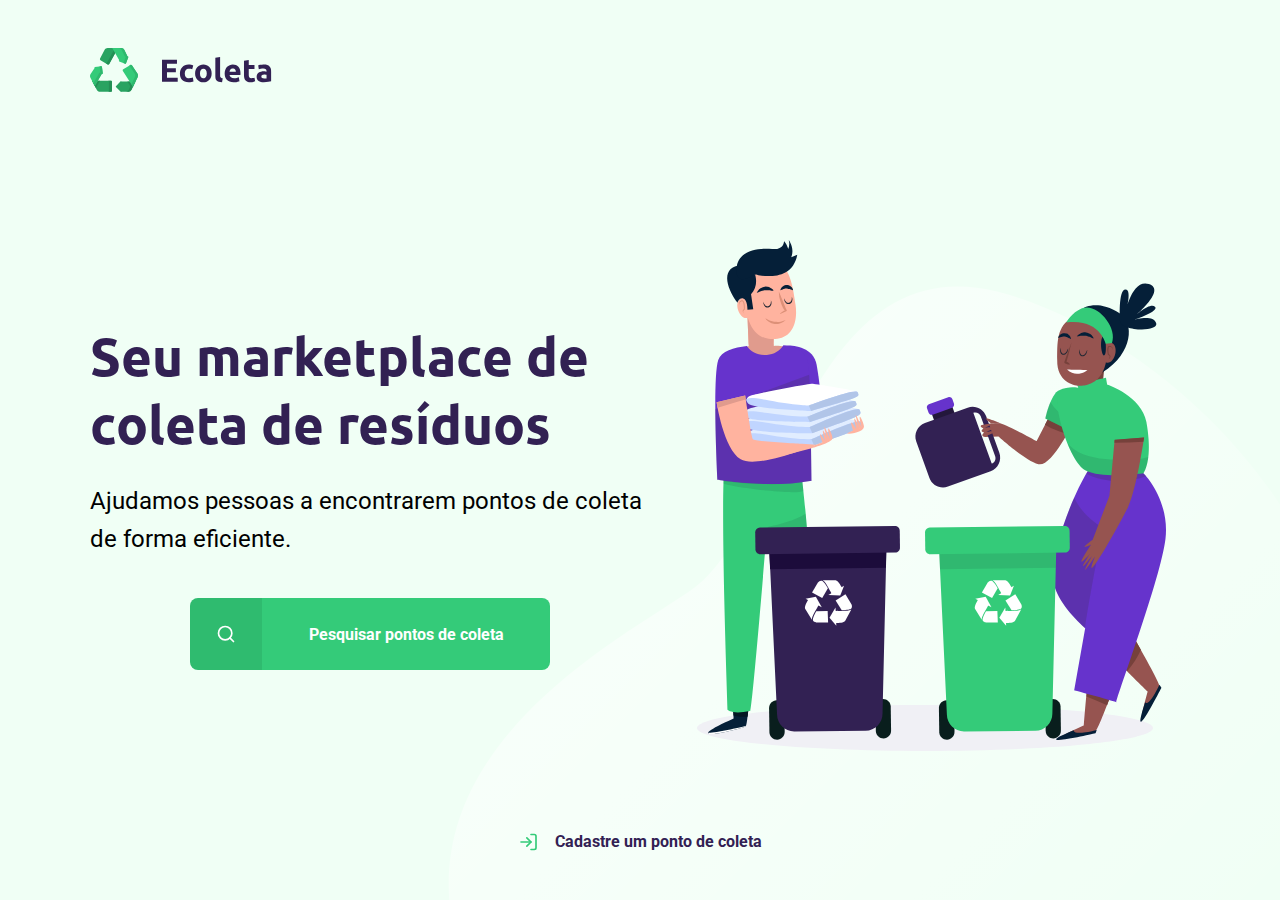
<file: index.html>
<!DOCTYPE html>
<html lang="pt_br">

<!--INÍCIO DA MINHA HEAD-->
<head>
   <meta charset="UTF-8">
   <meta name="viewport" content="width=device-width, initial-scale=1.0">
   <title>Ecoleta</title>

   <!--Chamando a fonte ROBO E UBUNTU ao mesmo tempo-->
   <link rel="stylesheet" href="https://fonts.googleapis.com/css2?family=Roboto:wght@700&family=Ubuntu:wght@700&display=swap" rel="stylesheet">

   <!--AQUI COMEÇA O CSS-->
   <link rel="stylesheet" href="./styles/main.css">
   <link rel="stylesheet" href="./styles/home.css">
   <link rel="stylesheet" href="./styles/responsive.css">

</head>



<body>

   <div id= "page-home">

      <!--ABERTURA DA DIV COM TDS ELEMENTOS DE TEXTO-->
      <!--Estou dando uma classificação para minha div, endereço-->
      <div class="content">

         <header>
         
         <!--CRIEI CLASSE RED PARA h3 e h1-->
         <img src="./extras-aula-1/icones/logo.svg" alt="logomarca">
         <!--Marcação de link, quando eu clico me leva à algum endereço-->
         <a href="./styles/creat-point.html">
            <span></span>
            Cadastre um ponto de coleta
         </a>

         </header>

         <main>
            
            <h1>Seu marketplace de coleta de resíduos</h1>

            <p>Ajudamos pessoas a encontrarem pontos de coleta de forma eficiente.</p>
         
            <a href="#">
               <span></span>
               <strong>Pesquisar pontos de coleta</strong>
            </a>
         </main>
      
      </div>
      
   </div>
 
   

</body>
</html>
</file>
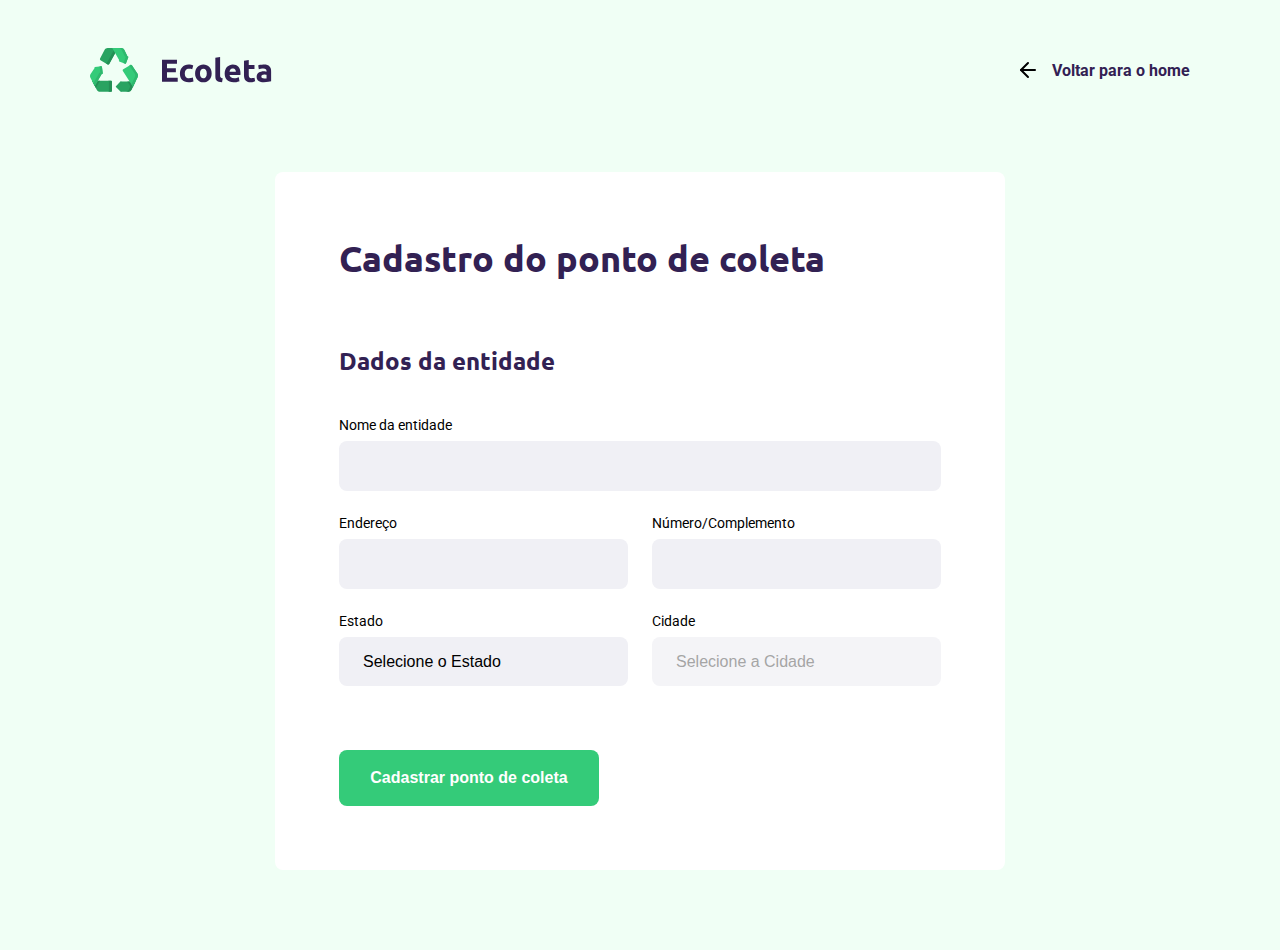
<file: styles/creat-point.html>
<html lang="pt_br">

<!--INÍCIO DA MINHA HEAD-->
<head>
   <meta charset="UTF-8">
   <meta name="viewport" content="width=device-width, initial-scale=1.0">
   <title>Criar um ponto de coleta</title>

   <!--Chamando a fonte ROBO E UBUNTU ao mesmo tempo-->
   <link rel="stylesheet" href="https://fonts.googleapis.com/css2?family=Roboto:wght@700&family=Ubuntu:wght@700&display=swap" rel="stylesheet">

   <!--AQUI COMEÇA O CSS-->
   <link rel="stylesheet" href="./main.css">
   <link rel="stylesheet" href="./creat-point.css">
   <link rel="stylesheet" href="./responsive.css">

</head>



<body>

   <div id= "page-creat-point">
         <header>
         
         <img src="../extras-aula-1/icones/logo.svg" alt="logomarca">
         <!--Marcação de link, quando eu clico me leva à algum endereço-->
         <a href="https://suyannesara.github.io/Ecoleta-NLW1/">
            <span></span>
            Voltar para o home
         </a>

         </header>

         <form action="">
             <h1>Cadastro do ponto de coleta</h1>

             <!--agrupar vários campos-->
             <fieldset>
                 <legend>
                     <h2>Dados da entidade</h2>

                 </legend>

                 <div class="field">
                     <label for="name"> Nome da entidade</label>

                     <input type="text"name = "name">
                 </div>

                 <div class="field-group">
                     <div class="field">
                         <label for="address">Endereço</label>
                         <input type="text" name= "address">
                     </div>

                     <div class="field">
                         <label for="address2">Número/Complemento</label>
                         <input type="text"name="address2">
                     </div>
                 </div>

                 
            <div class="field-group">
                <div class="field">
                    <label for="state">Estado</label>
                    <select name="uf">
                        <option value="">Selecione o Estado</option>
                       
                    </select>
                </div>

                <div class="field">
                    <label for="city">Cidade</label>
                    <select name="city" disabled>
                        <option value="">Selecione a Cidade</option>
                    </select>
                </div>
            </div>
                


             <!--ENVIO DO FORMULÁRIO-->
             <button type ="submit">Cadastrar ponto de coleta</button>


         </form>

   </div>
 
   
<script src="/styles/creat-point.js"></script>
</body>
</html>
</file>
<file: styles/main.css>
/*root cria variáveis para referenciar elementos*/
 :root{
    --title-color: #322153;
    --primary-color: #34cb79;
 }

 *{
    margin: 0;
    padding: 0;
    /*Otamanho da caixa é até a bordaaaa, tamanho da ciaxa*/
    box-sizing: border-box;

 }
 
 /*USANDO O 1 SELETOR NO CSS*/
 html{
    /*Mudando a fonte do meu html*/
    font-family: 'Roboto', sans-serif;
 }

 body{
    background: #f0fff5;
    -webkit-font-smoothing: antialiased;
 }

 a{ 
   text-decoration: none;
 }

 h1, h2, h3, h4 , h5{
    font-family: "Ubuntu" , sans-serif;
    color: var(--title-color);
 }
</file>
<file: styles/home.css>
#page-home{
   
    height: 100vh ; /*Medida vh view port height é dinâmico*/
    background: url("../extras-aula-1/icones/home-background.svg") no-repeat;
    background-position: 35vw bottom;
  }
  
  #page-home .content{
     
     display: flex;
     flex-direction: column;
     height: 100%;
     /*Cuidando da largura*/
     width: 90%;
     max-width: 1100px;
     /*Criando margem automática*/
     margin: 0 auto
 
  }
 
  #page-home header{
 
    margin-top: 48px;
    /*a propriedade flex de um display coloca as box uma do lado da outra
    A caixa header está toda em uma única linha*/
    display: flex;
    /*Alinhando os elementos na linha*/
    align-items: center;
    /*O space coloca um espaço entre os elementos da header*/
    justify-content: space-between;
 
 }
 
 #page-home header a{
    display: flex;
 
    color: var(--title-color);
    font-weight: 700;
 
 }
 
 #page-home header a span{
 
    margin-right: 16px;
    display: flex;
 
    background-image: url(../extras-aula-1/icones/log-in.svg);
    
    width: 20px;
    height: 20px;
 }
 
 
 #page-home main{
    max-width: 560px;
    /*O display se torna flex, na mesma linha. Mas nós mudados a direação
    dele, e agora ele está em colunas. Por isso ao justificar ao centro
    ele cria um espaçamento de um jeito diferente...*/
    display: flex;
    flex: 1;
    flex-direction: column;
    justify-content: center;
 }
 
 #page-home main h1{
    font-size: 53px;
 }
 
 #page-home main p{
    font-size: 24px;
    /*Altura da linha do texto, espaçamento diferente*/
    line-height: 38px;
    margin-top: 24px;
 }
 
 #page-home main a{
    width: 100%;
    max-width: 360px;
    height: 72px;
 
    border-radius: 8px ;
 
    display: flex;
    align-items: center;
 
    margin-top: 40px;
 
    background-color: var(--primary-color);
 
    /*Aplicação de uma transição, deixa tudo mais suave:*/
    transition: 400ms;
    
 }
 
 #page-home main a:hover{
    background-color: #2fb86e;
 
 }
 
 #page-home main a span{
 
    width: 72px;
    height: 72px;
 
    border-top-left-radius: 8px;
    border-bottom-left-radius: 8px;
 
    background-color: rgba(0,0,0, 0.08);
 
    display: flex;
    align-items: center;
    justify-content: center;
 
 }
 
 #page-home main a span::after{
 
    content:"";
    background-image: url(../extras-aula-1/icones/search.svg);
 
    width: 20px;
    height: 20px;
 
 }
 
 #page-home main a strong{
    flex:1;
    color: white;
 
    text-align: center;
 }
</file>
<file: styles/responsive.css>
/*RESPONSIVIDADE É DEIXAR O APP ADAPTÁVEL A QUALQUEL SITUAÇÃO*/
@media (max-width: 900px){
    #page-home{
       background-position-x: 70vw;
    }
    #page-home .content{
       align-items: center;
       text-align: center;
    }
 }
 
 #page-home header a{
    position: absolute;
    bottom: 48px;
 
    left: 50%;
    transform: translateX(-50%);
 }
 
 #page-home main{
    align-items: center;
 }

 @media (min-width: 1700px){
     #page-home{
         background-position-x: 40vw;
     }
 }

 @media (max-height:760px){
     #page-home{
         background-position-y: 200px ;
     }
 }
</file>
<file: styles/creat-point.css>
#page-creat-point{
    width: 90%;
    max-width: 1100px;

    /*Alinhamento de caixa pelo lado de fora da caixa*/
    margin: 0 auto;
}

#page-creat-point header{
    margin-top: 48px;
    display: flex;
    justify-content: space-between;
    align-items: center;
}

#page-creat-point header a{
    color:var(--title-color);
    font-weight: bold;

    display: flex;
    align-items: center;
}

#page-creat-point header a span{
    margin-right: 16px;
    background-image: url('../extras-aula-1/icones/arrow-left.svg');

    display: flex;
    width: 20px;
    height: 24px;
}

form{ 
    background-color: white;

    margin: 80px auto;
    /*preenchimento*/
    padding: 64px;

    border-radius: 8px;

    max-width: 730px;
}

form h1{
    font-size: 36px;
}

form fieldset{
    margin-top: 64px;
    border: 0;
}

form legend{
    margin-bottom: 40px;
}

form legend h2{
    font-size: 24px;
}

form .field{
    flex: 1;
    display: flex;
    flex-direction: column;

    margin-bottom: 24px;
}

form .field-group{
    display: flex;

}

form input, form select{
    background-color: #f0f0f5;

    border: 0;
    padding: 16px 24px;
    font-size: 16px;

    border-radius: 8px;
    
    outline: none;

}

form select{
    -webkit-appearance: none;
    -moz-appearance: none;
    appearance: none;
}

form label{
    font-size: 14px;
    margin-bottom: 8px;
}

form .field-group .field + .field{
    margin-left: 24px;
}

form button{
    width: 260px;
    height: 56Px;

    background-color: var(--primary-color);
    border-radius: 8px;

    color:white;
    font-weight: bold;
    font-size: 16px;

    border: 0;

    margin-top: 40px;

    transition: backgroud-color 200ms;

    cursor: pointer;
}

form button:hover{
    background-color: #2fb86e;
}
</file>
